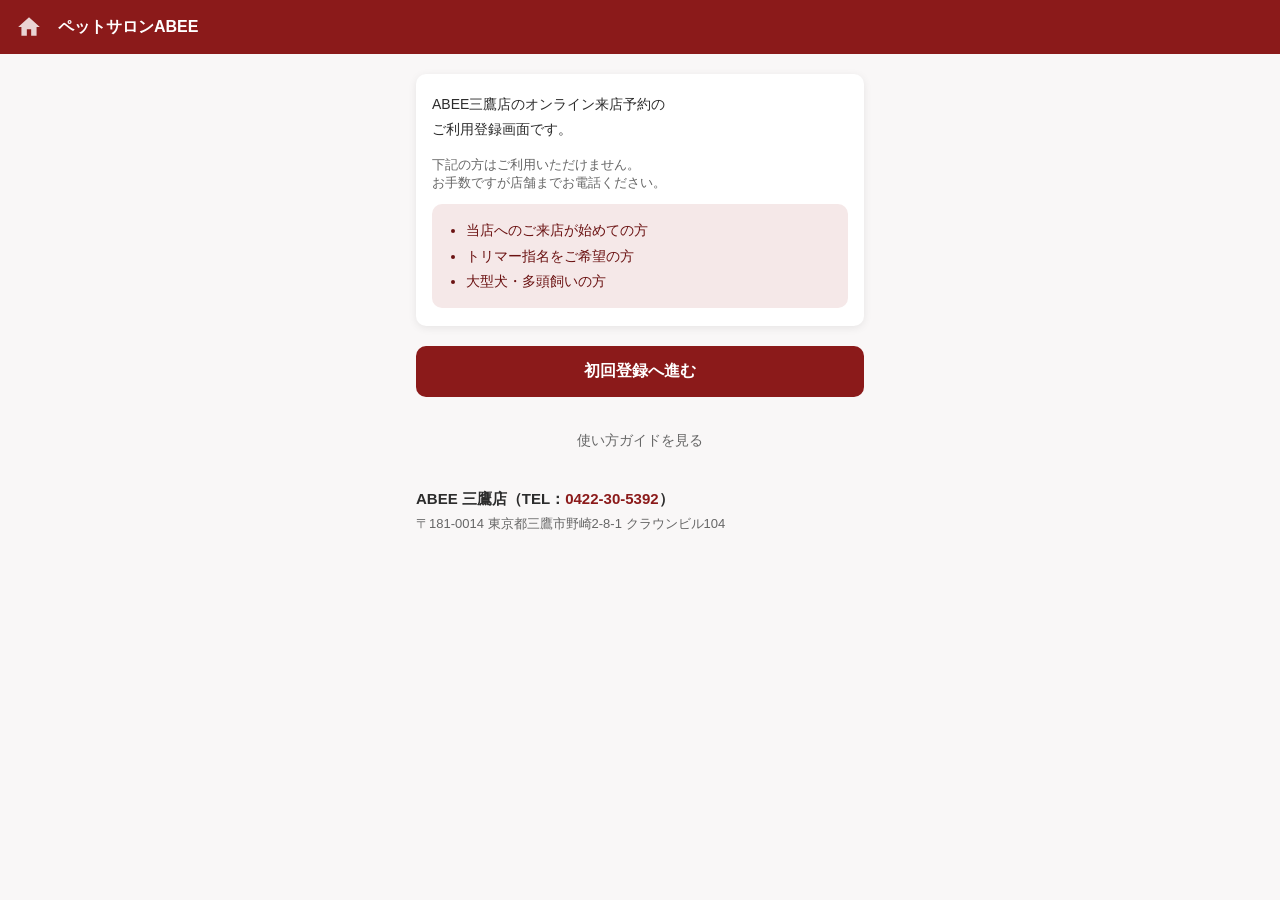
<file: index.html>
<!DOCTYPE html>
<html lang="ja">
<head>
  <meta charset="UTF-8">
  <meta name="viewport" content="width=device-width, initial-scale=1.0, viewport-fit=cover">
  <title>LINE予約 | ABEE三鷹店</title>
  <link rel="stylesheet" href="style.css">
</head>
<body>

<!-- ローディングオーバーレイ -->
<div id="loading-overlay">
  <div class="spinner"></div>
</div>

<!-- トースト通知 -->
<div id="toast" class="toast" role="alert"></div>


<!-- ══════════════════════════════════════════════
     画面①  初回登録 — ガイダンス
══════════════════════════════════════════════ -->
<div id="screen-register" class="screen">
  <header class="header">
    <button class="header__home-btn" onclick="App.loadHome()" aria-label="ホームへ戻る">
      <svg xmlns="http://www.w3.org/2000/svg" viewBox="0 0 24 24" fill="currentColor" width="26" height="26">
        <path d="M10 20v-6h4v6h5v-8h3L12 3 2 12h3v8z"/>
      </svg>
    </button>
    <span class="header__title">ペットサロンABEE</span>
  </header>

  <div class="content">
    <div class="card">
      <p style="font-size:14px; line-height:1.8; margin-bottom:14px;">
        ABEE三鷹店のオンライン来店予約の<br>ご利用登録画面です。
      </p>
      <p style="font-size:13px; color:#666; margin-bottom:12px;">
        下記の方はご利用いただけません。<br>お手数ですが店舗までお電話ください。
      </p>
      <div class="notice-box">
        <ul>
          <li>当店へのご来店が始めての方</li>
          <li>トリマー指名をご希望の方</li>
          <li>大型犬・多頭飼いの方</li>
        </ul>
      </div>
    </div>

    <button class="btn btn--primary" onclick="showScreen('screen-terms')">
      初回登録へ進む
    </button>

    <a class="btn btn--ghost" href="guide.html" style="text-decoration:none;">使い方ガイドを見る</a>

    <div class="shop-info">
      <strong>ABEE 三鷹店（TEL：<a href="tel:0422-30-5392">0422-30-5392</a>）</strong>
      〒181-0014 東京都三鷹市野崎2-8-1 クラウンビル104
    </div>
  </div>
</div>


<!-- ══════════════════════════════════════════════
     画面②  利用規約
══════════════════════════════════════════════ -->
<div id="screen-terms" class="screen">
  <header class="header">
    <button class="header__home-btn" onclick="App.loadHome()" aria-label="ホームへ戻る">
      <svg xmlns="http://www.w3.org/2000/svg" viewBox="0 0 24 24" fill="currentColor" width="26" height="26">
        <path d="M10 20v-6h4v6h5v-8h3L12 3 2 12h3v8z"/>
      </svg>
    </button>
    <span class="header__title">ペットサロンABEE</span>
  </header>

  <div class="content">
    <div class="card">
      <p style="font-size:14px; font-weight:600; margin-bottom:12px;">利用規約をご確認ください</p>
      <div class="terms-box">
        <h3>LINEアプリ利用規約</h3>
        <p>本サービスは、ペットサロンABEE（以下「当店」）が提供するLINEミニアプリ（以下「本アプリ」）を通じたオンライン予約サービスです。ご利用の前に以下の規約をお読みください。</p>

        <h4>第1条（サービス内容）</h4>
        <p>本アプリは、当店へのトリミング等の施術予約をLINE上から行うためのサービスです。予約の確定は当店での受付完了をもって成立します。</p>

        <h4>第2条（利用資格）</h4>
        <p>本サービスは、当店に既にご登録いただいているお客様のみご利用いただけます。初めてご来店の方、トリマー指名をご希望の方、大型犬・多頭飼いの方は、お電話にてご予約ください。</p>

        <h4>第3条（個人情報の取り扱い）</h4>
        <p>ご登録いただいた氏名・電話番号・ペット情報等の個人情報は、予約管理・サービス提供のみに使用します。第三者への提供は法令に基づく場合を除き行いません。</p>

        <h4>第4条（LINEユーザー情報）</h4>
        <p>本アプリはLINEのユーザーID取得を行います。取得した情報はお客様の予約情報との紐付けにのみ使用し、マーケティング等の目的には使用しません。</p>

        <h4>第5条（予約のキャンセル）</h4>
        <p>予約のキャンセルは、予約日の3日前までに本アプリよりお手続きください。3日前以降のキャンセルはお電話にてご連絡ください。当日のキャンセルはご遠慮ください。</p>

        <h4>第6条（免責事項）</h4>
        <p>通信障害・システム障害等によりサービスが利用できない場合、当店は責任を負いかねます。重要なご予約はお電話にてご確認ください。</p>

        <h4>第7条（規約の変更）</h4>
        <p>当店は予告なく本規約を変更することがあります。変更後も本サービスをご利用いただいた場合、変更後の規約に同意いただいたものとみなします。</p>

        <h4>第8条（個人情報の利用目的）</h4>
        <p>当店は、お客様からご提供いただいた個人情報（氏名・電話番号・ペット情報・LINEユーザー情報等）を、予約管理・サービス提供・リマインダー通知・店舗からのご連絡の目的で利用します。</p>

        <h4>第9条（個人情報の第三者提供）</h4>
        <p>法令に基づく場合を除き、お客様の個人情報を第三者に提供することはありません。</p>

        <h4>第10条（個人情報の管理）</h4>
        <p>個人情報は適切に管理し、不正アクセス・紛失・破壊・改ざん・漏洩の防止に努めます。</p>

        <h4>第11条（個人情報に関するお問い合わせ）</h4>
        <p>個人情報の開示・訂正・削除をご希望の場合は、店舗までお電話ください。TEL：0422-30-5392</p>
      </div>

      <label class="checkbox-label" style="margin-top:16px;">
        <input type="checkbox" id="terms-agree" onchange="App.onTermsChange()">
        <span>利用規約に同意する</span>
      </label>
      <label class="checkbox-label" style="margin-top:10px;">
        <input type="checkbox" id="privacy-agree" onchange="App.onTermsChange()">
        <span>個人情報の取り扱いに同意する</span>
      </label>
    </div>

    <button class="btn btn--primary" id="btn-terms-next" disabled onclick="showScreen('screen-password')">進む</button>
  </div>
</div>


<!-- ══════════════════════════════════════════════
     画面③  初回登録パスワード
══════════════════════════════════════════════ -->
<div id="screen-password" class="screen">
  <header class="header">
    <button class="header__home-btn" onclick="App.loadHome()" aria-label="ホームへ戻る">
      <svg xmlns="http://www.w3.org/2000/svg" viewBox="0 0 24 24" fill="currentColor" width="26" height="26">
        <path d="M10 20v-6h4v6h5v-8h3L12 3 2 12h3v8z"/>
      </svg>
    </button>
    <span class="header__title">ペットサロンABEE</span>
  </header>

  <div class="content" style="justify-content:center;">
    <div class="card">
      <p style="font-size:14px; text-align:center; line-height:1.8; margin-bottom:16px;">
        初回利用登録パスワードを<br>入力してください
      </p>
      <div class="form-group">
        <input
          id="input-password"
          class="form-input"
          type="password"
          placeholder="パスワード"
          autocomplete="off"
        >
      </div>
    </div>
    <button class="btn btn--primary" onclick="App.handlePassword()">進む</button>
  </div>
</div>


<!-- ══════════════════════════════════════════════
     画面④  初回登録 — 電話番号入力
══════════════════════════════════════════════ -->
<div id="screen-register-form" class="screen">
  <header class="header">
    <button class="header__home-btn" onclick="App.loadHome()" aria-label="ホームへ戻る">
      <svg xmlns="http://www.w3.org/2000/svg" viewBox="0 0 24 24" fill="currentColor" width="26" height="26">
        <path d="M10 20v-6h4v6h5v-8h3L12 3 2 12h3v8z"/>
      </svg>
    </button>
    <span class="header__title">ペットサロンABEE</span>
  </header>

  <div class="content">
    <div class="card">
      <p style="font-size:14px; margin-bottom:16px; line-height:1.7;">
        下記入力欄から登録してください
      </p>
      <div class="form-group">
        <label class="form-label" for="input-tel">携帯電話番号を入力してください。</label>
        <input
          id="input-tel"
          class="form-input"
          type="tel"
          inputmode="numeric"
          placeholder="09012345678"
          maxlength="11"
          autocomplete="tel"
        >
      </div>
      <p style="font-size:12px; color:#999; margin-top:8px;">
        ※ ハイフンなしで入力してください
      </p>
    </div>

    <button class="btn btn--primary" onclick="App.handleSendPin()">進む</button>

    <div class="shop-info">
      <strong>ABEE 三鷹店（TEL：<a href="tel:0422-30-5392">0422-30-5392</a>）</strong>
      〒181-0014 東京都三鷹市野崎2-8-1 クラウンビル104
    </div>
  </div>
</div>


<!-- ══════════════════════════════════════════════
     画面④-2  初回登録 — SMS PIN認証
══════════════════════════════════════════════ -->
<div id="screen-pin-verify" class="screen">
  <header class="header">
    <button class="header__home-btn" onclick="App.loadHome()" aria-label="ホームへ戻る">
      <svg xmlns="http://www.w3.org/2000/svg" viewBox="0 0 24 24" fill="currentColor" width="26" height="26">
        <path d="M10 20v-6h4v6h5v-8h3L12 3 2 12h3v8z"/>
      </svg>
    </button>
    <span class="header__title">ペットサロンABEE</span>
  </header>

  <div class="content">
    <div class="card">
      <p style="font-size:14px; line-height:1.8; margin-bottom:16px;">
        <span id="pin-sent-to">—</span> 宛に認証コードを送信しました。<br>
        SMSに記載の4桁のコードを入力してください。
      </p>
      <div class="form-group">
        <label class="form-label" for="input-pin">認証コード（4桁）</label>
        <input
          id="input-pin"
          class="form-input"
          type="tel"
          inputmode="numeric"
          placeholder="0000"
          maxlength="4"
          autocomplete="one-time-code"
        >
      </div>
    </div>

    <button class="btn btn--primary" onclick="App.handleVerifyPin()">認証する</button>
    <button class="btn btn--ghost" onclick="App.handleResendPin()">コードを再送する</button>

    <div class="shop-info">
      <strong>ABEE 三鷹店（TEL：<a href="tel:0422-30-5392">0422-30-5392</a>）</strong>
      〒181-0014 東京都三鷹市野崎2-8-1 クラウンビル104
    </div>
  </div>
</div>


<!-- ══════════════════════════════════════════════
     画面⑤  初回登録 — 完了
══════════════════════════════════════════════ -->
<div id="screen-register-done" class="screen">
  <header class="header">
    <button class="header__home-btn" onclick="App.loadHome()" aria-label="ホームへ戻る">
      <svg xmlns="http://www.w3.org/2000/svg" viewBox="0 0 24 24" fill="currentColor" width="26" height="26">
        <path d="M10 20v-6h4v6h5v-8h3L12 3 2 12h3v8z"/>
      </svg>
    </button>
    <span class="header__title">ペットサロンABEE</span>
  </header>

  <div class="content" style="justify-content:center; gap:24px;">
    <div class="done-icon">✅</div>
    <p class="done-title" id="register-done-title">初回登録が完了しました。</p>
    <p class="done-msg" id="register-done-msg">次回からはこちらの画面から<br>予約が可能になります。</p>
    <button class="btn btn--primary" onclick="App.loadHome()">予約画面へ進む</button>
  </div>
</div>


<!-- ══════════════════════════════════════════════
     画面⑥  ホーム（予約一覧）
══════════════════════════════════════════════ -->
<div id="screen-home" class="screen">
  <header class="header">
    <button class="header__home-btn" onclick="App.loadHome()" aria-label="ホームへ戻る">
      <svg xmlns="http://www.w3.org/2000/svg" viewBox="0 0 24 24" fill="currentColor" width="26" height="26">
        <path d="M10 20v-6h4v6h5v-8h3L12 3 2 12h3v8z"/>
      </svg>
    </button>
    <span class="header__title">ペットサロンABEE</span>
  </header>

  <div class="content">
    <div class="card">
      <p class="section-title">現在のご予約</p>
      <div id="reservation-list">
        <p class="empty-msg">読み込み中...</p>
      </div>
    </div>

    <button class="btn btn--primary" onclick="App.openPetSelect()">新規予約</button>

    <div class="notice-box">
      <p>下記をご希望のお客様はお電話ください。</p>
      <ul>
        <li>トリマー指名をご希望の方</li>
        <li>大型犬・多頭飼いの方</li>
      </ul>
    </div>

    <div class="shop-info">
      <strong>ABEE 三鷹店（TEL：<a href="tel:0422-30-5392">0422-30-5392</a>）</strong>
      〒181-0014 東京都三鷹市野崎2-8-1 クラウンビル104
    </div>
  </div>
</div>


<!-- ══════════════════════════════════════════════
     画面⑦  ペット選択
══════════════════════════════════════════════ -->
<div id="screen-pet-select" class="screen">
  <header class="header">
    <button class="header__home-btn" onclick="App.loadHome()" aria-label="ホームへ戻る">
      <svg xmlns="http://www.w3.org/2000/svg" viewBox="0 0 24 24" fill="currentColor" width="26" height="26">
        <path d="M10 20v-6h4v6h5v-8h3L12 3 2 12h3v8z"/>
      </svg>
    </button>
    <span class="header__title">ペットサロンABEE</span>
    <span class="header__sub">ペット選択</span>
  </header>

  <div class="content">
    <div class="card">
      <p class="section-title">予約するペットを選択</p>
      <div class="form-group" style="margin-top:12px;">
        <label class="form-label" for="select-pet">ペット</label>
        <select id="select-pet" class="form-select"></select>
      </div>
    </div>

    <button class="btn btn--primary" onclick="App.handlePetSelect()">日程を選ぶ</button>
    <button class="btn btn--ghost" onclick="App.loadHome()">← 戻る</button>
  </div>
</div>


<!-- ══════════════════════════════════════════════
     画面⑧  日程・時間選択カレンダー
══════════════════════════════════════════════ -->
<div id="screen-calendar" class="screen">
  <header class="header">
    <button class="header__home-btn" onclick="App.loadHome()" aria-label="ホームへ戻る">
      <svg xmlns="http://www.w3.org/2000/svg" viewBox="0 0 24 24" fill="currentColor" width="26" height="26">
        <path d="M10 20v-6h4v6h5v-8h3L12 3 2 12h3v8z"/>
      </svg>
    </button>
    <span class="header__title">ペットサロンABEE</span>
  </header>

  <div class="content">
    <div class="card" style="padding:14px 12px;">
      <div class="cal-header">
        <button class="btn-week" onclick="App.prevWeek()">前週</button>
        <span class="cal-week-label" id="cal-week-label"></span>
        <button class="btn-week" onclick="App.nextWeek()">翌週</button>
      </div>
      <div style="overflow-x:auto;">
        <table class="cal-table">
          <thead>
            <tr>
              <th></th>
              <th>10:00</th>
              <th>13:00</th>
              <th>16:00</th>
            </tr>
          </thead>
          <tbody id="cal-tbody"></tbody>
        </table>
      </div>
    </div>

    <div class="notice-box">
      <p>下記をご希望のお客様はお電話ください。</p>
      <ul>
        <li>トリマー指名をご希望の方</li>
        <li>大型犬・多頭飼いの方</li>
      </ul>
    </div>

    <div class="footer">
      <button class="btn btn--ghost" onclick="App.loadHome()">← ホームへ戻る</button>
    </div>
  </div>
</div>


<!-- ══════════════════════════════════════════════
     画面⑨  予約情報入力フォーム
══════════════════════════════════════════════ -->
<div id="screen-booking" class="screen">
  <header class="header">
    <button class="header__home-btn" onclick="App.loadHome()" aria-label="ホームへ戻る">
      <svg xmlns="http://www.w3.org/2000/svg" viewBox="0 0 24 24" fill="currentColor" width="26" height="26">
        <path d="M10 20v-6h4v6h5v-8h3L12 3 2 12h3v8z"/>
      </svg>
    </button>
    <span class="header__title">ペットサロンABEE</span>
    <span class="header__sub">予約内容</span>
  </header>

  <div class="content">
    <div class="card">
      <p class="section-title" id="form-header"></p>
      <dl class="booking-summary" style="margin-top:12px;">
        <dt>ペット</dt>
        <dd id="form-pet-name">—</dd>
      </dl>
    </div>

    <div class="card">
      <div class="form-group">
        <label class="form-label" for="input-message">連絡事項（任意）</label>
        <textarea id="input-message" class="form-textarea" placeholder="気になることがあればお書きください"></textarea>
      </div>
    </div>

    <button class="btn btn--primary" onclick="App.handleBooking()">予約する</button>
    <button class="btn btn--ghost" onclick="App.openPetSelect()">← 日程選択へ戻る</button>
  </div>
</div>


<!-- ══════════════════════════════════════════════
     画面⑩  予約完了
══════════════════════════════════════════════ -->
<div id="screen-booking-done" class="screen">
  <header class="header">
    <button class="header__home-btn" onclick="App.loadHome()" aria-label="ホームへ戻る">
      <svg xmlns="http://www.w3.org/2000/svg" viewBox="0 0 24 24" fill="currentColor" width="26" height="26">
        <path d="M10 20v-6h4v6h5v-8h3L12 3 2 12h3v8z"/>
      </svg>
    </button>
    <span class="header__title">ペットサロンABEE</span>
  </header>

  <div class="content" style="justify-content:center; gap:20px;">
    <div class="done-icon">🐾</div>
    <p class="done-title">予約が完了しました！</p>
    <div class="booking-summary">
      <dt>予約内容</dt>
      <dd id="confirm-detail">—</dd>
    </div>
    <p class="done-msg">当日はお気をつけてお越しください。<br>なお、キャンセルは予約日の3日前までアプリからお手続きいただけます。それ以降のキャンセルはお電話にてご連絡ください。</p>
    <button class="btn btn--primary" onclick="App.loadHome()">ホームへ戻る</button>
    <div class="shop-info">
      <strong>ABEE 三鷹店（TEL：<a href="tel:0422-30-5392">0422-30-5392</a>）</strong>
      〒181-0014 東京都三鷹市野崎2-8-1 クラウンビル104
    </div>
  </div>
</div>


<!-- ══════════════════════════════════════════════
     画面⑪  予約詳細・キャンセル
══════════════════════════════════════════════ -->
<div id="screen-reservation-detail" class="screen">
  <header class="header">
    <button class="header__home-btn" onclick="App.loadHome()" aria-label="ホームへ戻る">
      <svg xmlns="http://www.w3.org/2000/svg" viewBox="0 0 24 24" fill="currentColor" width="26" height="26">
        <path d="M10 20v-6h4v6h5v-8h3L12 3 2 12h3v8z"/>
      </svg>
    </button>
    <span class="header__title">ペットサロンABEE</span>
    <span class="header__sub">予約詳細</span>
  </header>

  <div class="content">
    <div class="card">
      <p class="section-title">予約内容</p>
      <dl class="booking-summary" style="margin-top:12px;">
        <dt>日時</dt>
        <dd id="detail-datetime">—</dd>
        <dt>ペット</dt>
        <dd id="detail-pet">—</dd>
      </dl>
    </div>

    <div id="cancel-section">
      <div class="form-group" style="margin-bottom:12px;">
        <label class="form-label" for="input-cancel-reason">キャンセル理由</label>
        <textarea
          id="input-cancel-reason"
          class="form-input"
          rows="3"
          placeholder="キャンセルの理由を入力してください"
          style="resize:vertical;"
          oninput="document.getElementById('btn-cancel').disabled = this.value.trim() === ''"
        ></textarea>
      </div>
      <button class="btn btn--secondary" onclick="App.confirmCancel()" id="btn-cancel" disabled>
        予約をキャンセルする
      </button>
      <p style="font-size:12px; color:#999; text-align:center; margin-top:8px;">
        ※ キャンセルは予約日の3日前まで可能です
      </p>
    </div>

    <div id="cancel-expired-section" style="display:none;">
      <div class="notice-box">
        <p>キャンセル期限（予約日の3日前）を過ぎています。<br>お電話にてご連絡ください。</p>
      </div>
    </div>

    <button class="btn btn--ghost" onclick="App.loadHome()">← 戻る</button>

    <div class="shop-info">
      <strong>ABEE 三鷹店（TEL：<a href="tel:0422-30-5392">0422-30-5392</a>）</strong>
      〒181-0014 東京都三鷹市野崎2-8-1 クラウンビル104
    </div>
  </div>
</div>


<!-- ══════════════════════════════════════════════
     画面⑫  キャンセル完了
══════════════════════════════════════════════ -->
<div id="screen-cancel-done" class="screen">
  <header class="header">
    <button class="header__home-btn" onclick="App.loadHome()" aria-label="ホームへ戻る">
      <svg xmlns="http://www.w3.org/2000/svg" viewBox="0 0 24 24" fill="currentColor" width="26" height="26">
        <path d="M10 20v-6h4v6h5v-8h3L12 3 2 12h3v8z"/>
      </svg>
    </button>
    <span class="header__title">ペットサロンABEE</span>
  </header>

  <div class="content" style="justify-content:center; gap:20px;">
    <div class="done-icon">✅</div>
    <p class="done-title">キャンセルが完了しました</p>
    <p class="done-msg">またのご予約をお待ちしております。</p>
    <button class="btn btn--primary" onclick="App.loadHome()">ホームへ戻る</button>
  </div>
</div>


<!-- ── スクリプト ─────────────────────────── -->
<!-- LIFF SDK -->
<script src="https://static.line-scdn.net/liff/edge/versions/2.22.3/sdk.js"></script>

<script>
  // LINEアプリ外（PCブラウザ等）で開いた場合の保険用モック
  if (typeof liff === 'undefined') {
    window.liff = {
      init: () => Promise.resolve(),
      isLoggedIn: () => true,
      getProfile: () => Promise.resolve({ userId: 'Uf1234567890mock', displayName: 'テストユーザー' }),
      login: () => {},
      closeWindow: () => {},
    };
  }

  function showScreen(id) {
    document.querySelectorAll('.screen').forEach(s => s.classList.remove('active'));
    const el = document.getElementById(id);
    if (el) el.classList.add('active');
    window.scrollTo(0, 0);
  }
</script>

<script src="config.js"></script>
<script src="api.js"></script>
<script src="app.js"></script>

</body>
</html>
</file>
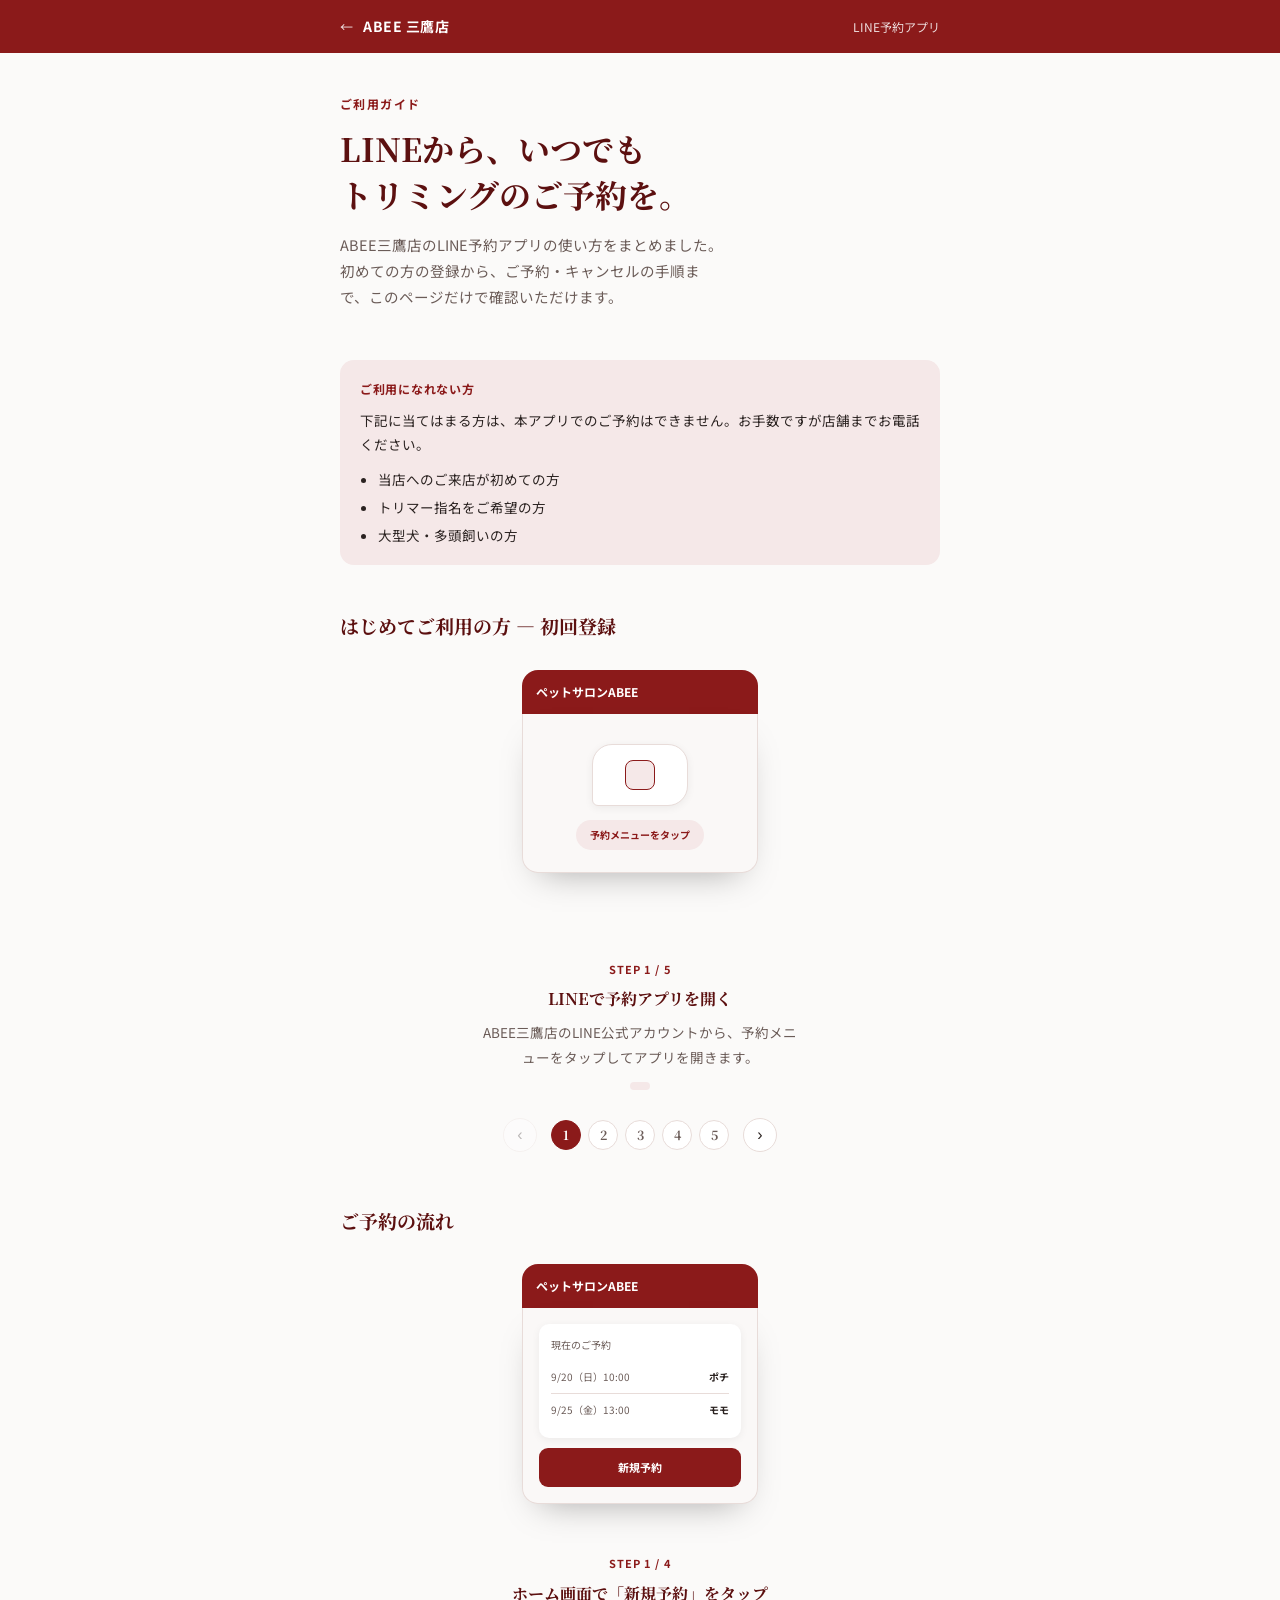
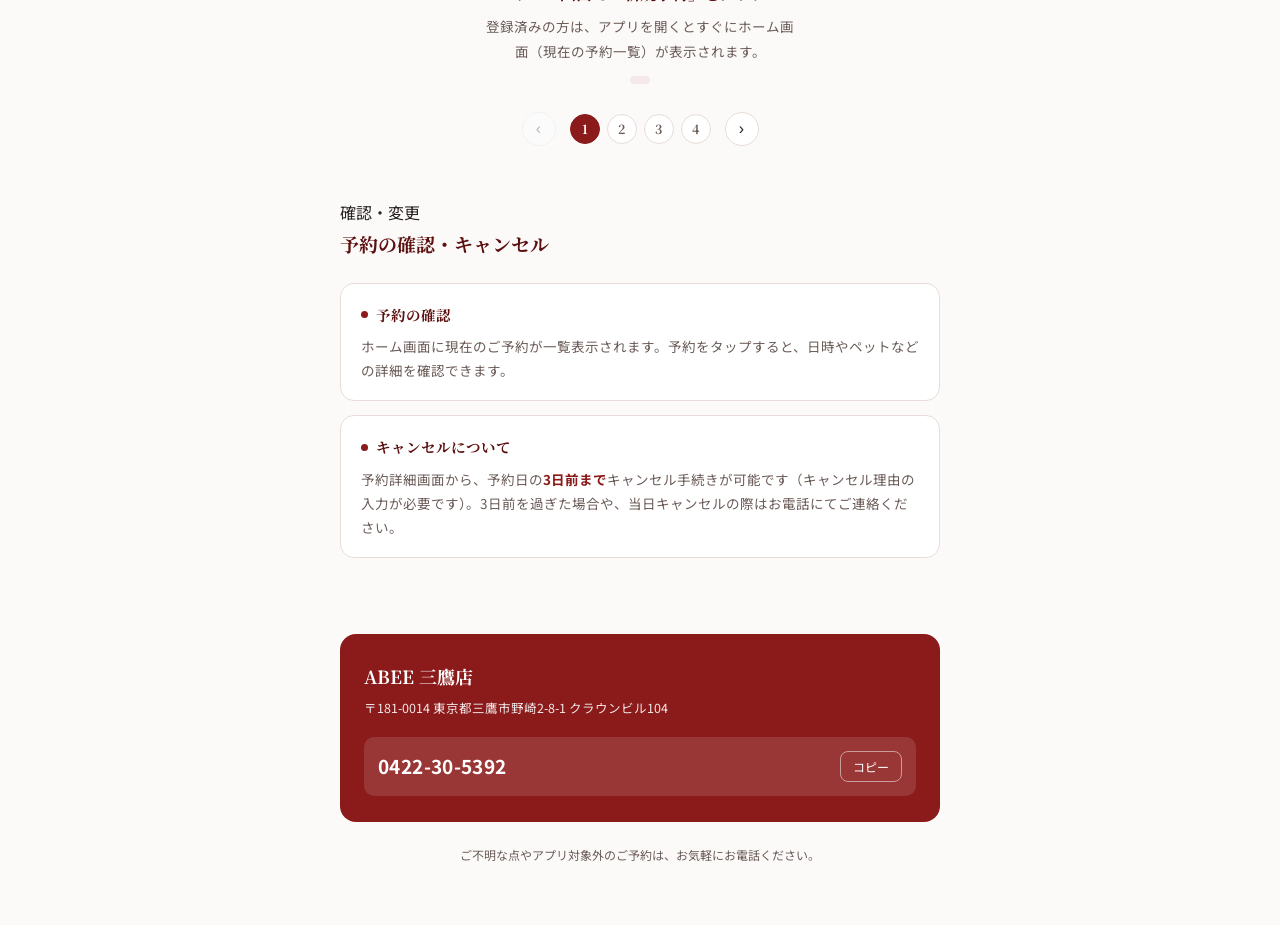
<file: guide.html>
<!DOCTYPE html>
<html lang="ja">
<head>
<meta charset="UTF-8">
<meta name="viewport" content="width=device-width, initial-scale=1.0, viewport-fit=cover">
<title>LINE予約ガイド | ABEE三鷹店</title>
<link rel="stylesheet" href="https://fonts.googleapis.com/css2?family=Noto+Serif+JP:wght@500;700&family=Noto+Sans+JP:wght@400;500;700&display=swap">
<style>
  :root{
    --red:#8B1A1A;
    --red-deep:#5C1010;
    --red-soft:#F5E8E8;
    --ink:#2A2220;
    --ink-soft:#6B5C58;
    --paper:#FBFAF9;
    --card:#FFFFFF;
    --line:#E8DCD9;
  }
  *{box-sizing:border-box;}
  html,body{margin:0;}
  body{
    background:var(--paper);
    color:var(--ink);
    font-family:'Noto Sans JP','Hiragino Kaku Gothic ProN',sans-serif;
    line-height:1.8;
  }
  img{max-width:100%;}
  h1,h2,h3{
    font-family:'Noto Serif JP',serif;
    color:var(--red-deep);
    margin:0;
  }
  .wrap{
    max-width:640px;
    margin:0 auto;
    padding-left:20px;
    padding-right:20px;
  }

  /* ── ヘッダー ── */
  .masthead{background:var(--red);color:#fff;padding-top:14px;padding-bottom:14px;}
  .masthead .wrap{display:flex;align-items:center;gap:10px;}
  .masthead a.back{color:#fff;text-decoration:none;font-size:13px;opacity:.9;display:flex;align-items:center;gap:4px;}
  .masthead .shop{font-weight:700;font-size:14px;letter-spacing:.04em;}
  .masthead .tagline{font-size:12px;opacity:.85;margin-left:auto;}

  /* ── ヒーロー ── */
  .hero{padding-top:40px;padding-bottom:28px;}
  .hero .eyebrow{font-size:12px;font-weight:700;letter-spacing:.12em;color:var(--red);margin-bottom:10px;}
  .hero h1{font-size:clamp(24px,6vw,32px);font-weight:700;line-height:1.45;}
  .hero p{margin-top:14px;color:var(--ink-soft);font-size:14.5px;max-width:48ch;}

  /* ── 注意カード ── */
  .notice{background:var(--red-soft);border-radius:14px;padding:18px 20px;margin-top:8px;margin-bottom:36px;}
  .notice .label{font-size:12px;font-weight:700;letter-spacing:.06em;color:var(--red);margin-bottom:8px;}
  .notice p{font-size:13.5px;color:var(--ink);margin:0 0 10px;}
  .notice ul{margin:0;padding-left:1.3em;font-size:13.5px;}
  .notice li{margin-bottom:4px;}
  .notice li:last-child{margin-bottom:0;}

  /* ── セクション見出し ── */
  section{padding-top:8px;padding-bottom:44px;}
  .section-head{margin-bottom:22px;}
  .section-head h2{font-size:19px;font-weight:700;}

  /* ── 時間帯バッジ ── */
  .slots{display:flex;gap:8px;margin-top:10px;flex-wrap:wrap;}
  .slots span{
    font-size:12.5px;font-variant-numeric:tabular-nums;
    background:var(--card);border:1px solid var(--line);border-radius:8px;padding:4px 10px;
  }

  /* ── 情報カード群 ── */
  .info-grid{display:grid;gap:14px;}
  .info-card{background:var(--card);border:1px solid var(--line);border-radius:14px;padding:18px 20px;}
  .info-card h3{font-size:14.5px;font-weight:700;margin-bottom:6px;display:flex;align-items:center;gap:8px;}
  .info-card h3 .dot{width:7px;height:7px;border-radius:50%;background:var(--red);flex-shrink:0;}
  .info-card p{font-size:13.5px;color:var(--ink-soft);margin:0;}

  /* ── フッター ── */
  footer{padding-top:32px;padding-bottom:48px;}
  .contact-card{background:var(--red);color:#fff;border-radius:16px;padding:26px 24px;}
  .contact-card .name{font-family:'Noto Serif JP',serif;font-size:18px;font-weight:700;margin-bottom:4px;}
  .contact-card .addr{font-size:12.5px;opacity:.9;margin-bottom:18px;}
  .tel-row{display:flex;align-items:center;gap:10px;background:rgba(255,255,255,.12);border-radius:10px;padding:12px 14px;}
  .tel-row .num{font-size:19px;font-weight:700;font-variant-numeric:tabular-nums;letter-spacing:.02em;}
  .copy-btn{
    margin-left:auto;flex-shrink:0;border:1px solid rgba(255,255,255,.5);background:transparent;color:#fff;
    font-family:'Noto Sans JP',sans-serif;font-size:12px;border-radius:8px;padding:6px 12px;cursor:pointer;
  }
  .copy-btn:active{background:rgba(255,255,255,.15);}
  .foot-note{text-align:center;font-size:12px;color:var(--ink-soft);margin-top:22px;}

  @media (max-width:420px){ .hero{padding-top:32px;padding-bottom:22px;} }

  /* ══════════════ ウォークスルー（画面が切り替わるステップ） ══════════════ */
  .wt-stage{display:flex;justify-content:center;min-height:272px;align-items:flex-start;padding-top:4px;}
  .wt-screen{display:none;width:236px;}
  .wt-screen.active{display:block;animation:wtIn .4s cubic-bezier(.2,.8,.2,1) both;}
  @keyframes wtIn{
    from{opacity:0;transform:translateY(10px) scale(.97);}
    to{opacity:1;transform:translateY(0) scale(1);}
  }
  @media (prefers-reduced-motion: reduce){ .wt-screen.active{animation:none;} }
  .w-head{background:var(--red);color:#fff;font-size:12px;font-weight:700;padding:11px 14px;border-radius:16px 16px 0 0;}
  .w-body{
    background:#FAF8F7;padding:16px;border:1px solid var(--line);border-top:none;
    border-radius:0 0 16px 16px;box-shadow:0 16px 34px -18px rgba(0,0,0,.35);
  }
  .w-card{background:#fff;border-radius:10px;padding:12px;margin-bottom:10px;box-shadow:0 2px 8px rgba(0,0,0,.06);}
  .w-p{font-size:11px;color:var(--ink);margin:0 0 10px;line-height:1.7;}
  .w-label{font-size:10px;color:var(--ink-soft);margin:0 0 7px;}
  .w-line{height:5px;border-radius:2px;background:var(--line);margin-bottom:6px;}
  .w-line:last-child{margin-bottom:0;}
  .w-input{border:1.3px solid var(--line);border-radius:7px;font-size:11px;color:var(--ink);padding:8px 10px;background:#fff;}
  .w-select{
    border:1.3px solid var(--line);border-radius:7px;font-size:10.5px;color:var(--ink);
    padding:8px 10px;display:flex;justify-content:space-between;background:#fff;
  }
  .w-note{font-size:9.5px;color:var(--ink-soft);margin:6px 0 0;}
  .w-check{display:flex;align-items:center;gap:8px;font-size:10.5px;color:var(--ink);margin-top:10px;}
  .w-check .ck{width:14px;height:14px;border-radius:4px;background:var(--red);flex-shrink:0;position:relative;}
  .w-check .ck::after{
    content:"";position:absolute;left:4px;top:5px;width:6px;height:3px;
    border-left:1.6px solid #fff;border-bottom:1.6px solid #fff;transform:rotate(-45deg);
  }
  .w-btn{background:var(--red);color:#fff;text-align:center;font-size:11px;font-weight:700;border-radius:9px;padding:10px;margin-top:10px;}
  .w-row{
    display:flex;justify-content:space-between;align-items:center;
    font-size:10px;color:var(--ink-soft);padding:7px 0;border-bottom:1px solid var(--line);
    font-variant-numeric:tabular-nums;
  }
  .w-row:last-child{border-bottom:none;}
  .w-row b{color:var(--ink);font-weight:700;}
  .w-pin{display:flex;gap:6px;margin-top:2px;}
  .w-pin span{
    width:30px;height:34px;border:1.5px solid var(--line);border-radius:7px;
    display:flex;align-items:center;justify-content:center;font-size:15px;color:var(--ink-soft);
  }
  .w-cal-nav{display:flex;justify-content:space-between;align-items:center;font-size:9.5px;margin-bottom:10px;color:var(--ink-soft);}
  .w-cal-nav .pill{background:var(--red-soft);color:var(--red);border-radius:6px;padding:3px 8px;font-weight:700;}
  .w-cal-nav b{color:var(--ink);font-size:10.5px;font-weight:700;}
  .w-cal{width:100%;border-collapse:collapse;font-size:9px;}
  .w-cal th{background:var(--red);color:#fff;padding:5px 2px;font-weight:700;font-size:9px;}
  .w-cal td{padding:6px 2px;text-align:center;border-bottom:1px solid var(--line);}
  .w-cal td:first-child{text-align:left;font-size:8.5px;color:var(--ink-soft);}
  .w-cal td.ok span{background:var(--red);color:#fff;border-radius:5px;padding:3px 6px;font-size:8px;font-weight:700;}
  .w-cal td.no{color:var(--line);font-size:11px;}
  .w-ta{border:1.3px solid var(--line);border-radius:7px;height:36px;background:#fff;}
  .w-bubble{display:flex;flex-direction:column;align-items:center;justify-content:center;padding-top:14px;padding-bottom:6px;}
  .w-bubble .shape{
    width:96px;height:62px;border-radius:20px 20px 20px 6px;
    background:#fff;border:1.4px solid var(--line);
    display:flex;align-items:center;justify-content:center;box-shadow:0 2px 8px rgba(0,0,0,.06);
  }
  .w-bubble .shape span{width:30px;height:30px;border-radius:8px;background:var(--red-soft);border:1.4px solid var(--red);}
  .w-chip{margin-top:14px;font-size:10px;color:var(--red);background:var(--red-soft);border-radius:999px;padding:6px 14px;font-weight:700;}

  .wt-cap{text-align:center;padding-top:22px;min-height:88px;}
  .wt-cap .wt-step-no{font-size:11px;font-weight:700;color:var(--red);letter-spacing:.08em;margin-bottom:6px;}
  .wt-cap h3{font-size:16px;font-weight:700;margin-bottom:6px;}
  .wt-cap p{font-size:13.5px;color:var(--ink-soft);margin:0;max-width:40ch;margin-left:auto;margin-right:auto;}
  .wt-cap .wt-hint{
    display:inline-block;margin-top:10px;font-size:12px;color:var(--red);
    background:var(--red-soft);border-radius:8px;padding:4px 10px;
  }

  .wt-controls{display:flex;align-items:center;justify-content:center;gap:14px;margin-top:20px;}
  .wt-arrow{
    width:34px;height:34px;border-radius:50%;flex-shrink:0;
    border:1px solid var(--line);background:var(--card);color:var(--ink);
    font-size:16px;cursor:pointer;display:flex;align-items:center;justify-content:center;
  }
  .wt-arrow:disabled{opacity:.3;cursor:default;}
  .wt-dots{display:flex;gap:7px;}
  .wt-dot{
    width:30px;height:30px;border-radius:50%;cursor:pointer;
    border:1px solid var(--line);background:var(--card);color:var(--ink-soft);
    font-family:'Noto Serif JP',serif;font-weight:700;font-size:12.5px;
  }
  .wt-dot.active{background:var(--red);border-color:var(--red);color:#fff;}
</style>
</head>
<body>

<header class="masthead">
  <div class="wrap">
    <a class="back" href="index.html">←</a>
    <span class="shop">ABEE 三鷹店</span>
    <span class="tagline">LINE予約アプリ</span>
  </div>
</header>

<div class="wrap">

  <div class="hero">
    <div class="eyebrow">ご利用ガイド</div>
    <h1>LINEから、いつでも<br>トリミングのご予約を。</h1>
    <p>ABEE三鷹店のLINE予約アプリの使い方をまとめました。初めての方の登録から、ご予約・キャンセルの手順まで、このページだけで確認いただけます。</p>
  </div>

  <div class="notice">
    <div class="label">ご利用になれない方</div>
    <p>下記に当てはまる方は、本アプリでのご予約はできません。お手数ですが店舗までお電話ください。</p>
    <ul>
      <li>当店へのご来店が初めての方</li>
      <li>トリマー指名をご希望の方</li>
      <li>大型犬・多頭飼いの方</li>
    </ul>
  </div>

  <section>
    <div class="section-head">
      <h2>はじめてご利用の方 — 初回登録</h2>
    </div>

    <div class="wt" data-wt="register">
      <div class="wt-stage">

        <div class="wt-screen active"
             data-title="LINEで予約アプリを開く"
             data-desc="ABEE三鷹店のLINE公式アカウントから、予約メニューをタップしてアプリを開きます。">
          <div class="w-head">ペットサロンABEE</div>
          <div class="w-body">
            <div class="w-bubble">
              <div class="shape"><span></span></div>
              <div class="w-chip">予約メニューをタップ</div>
            </div>
          </div>
        </div>

        <div class="wt-screen"
             data-title="利用規約に同意する"
             data-desc="利用規約と個人情報の取り扱いについての内容をご確認のうえ、2つのチェックボックスに同意してください。">
          <div class="w-head">ペットサロンABEE</div>
          <div class="w-body">
            <div class="w-card">
              <div class="w-line"></div><div class="w-line"></div><div class="w-line" style="width:65%"></div>
            </div>
            <div class="w-check"><i class="ck"></i>利用規約に同意する</div>
            <div class="w-check"><i class="ck"></i>個人情報の取り扱いに同意する</div>
            <div class="w-btn">進む</div>
          </div>
        </div>

        <div class="wt-screen"
             data-title="初回登録用パスワードを入力"
             data-desc="既存のお客様限定でご利用いただくための確認用パスワードです。"
             data-hint="パスワードは店頭スタッフにお尋ねください">
          <div class="w-head">ペットサロンABEE</div>
          <div class="w-body">
            <div class="w-card">
              <p class="w-p">初回利用登録パスワードを<br>入力してください</p>
              <div class="w-input">••••••••</div>
            </div>
            <div class="w-btn">進む</div>
          </div>
        </div>

        <div class="wt-screen"
             data-title="携帯電話番号を入力"
             data-desc="ご登録済みの携帯電話番号を、ハイフンなしで入力します。">
          <div class="w-head">ペットサロンABEE</div>
          <div class="w-body">
            <div class="w-card">
              <p class="w-label">携帯電話番号を入力してください。</p>
              <div class="w-input">09012345678</div>
            </div>
            <p class="w-note">※ ハイフンなしで入力してください</p>
            <div class="w-btn">進む</div>
          </div>
        </div>

        <div class="wt-screen"
             data-title="届いたSMSの認証コードを入力"
             data-desc="入力した番号宛に4桁の認証コードがSMSで届きます。画面に入力すると初回登録が完了します。">
          <div class="w-head">ペットサロンABEE</div>
          <div class="w-body">
            <div class="w-card">
              <p class="w-p">090••••••••◦◦ 宛に認証コードを<br>送信しました。SMSに記載の<br>4桁のコードを入力してください。</p>
              <div class="w-pin"><span>7</span><span>2</span><span>9</span><span>4</span></div>
            </div>
            <div class="w-btn">認証する</div>
          </div>
        </div>

      </div>

      <div class="wt-cap">
        <div class="wt-step-no" data-role="stepno"></div>
        <h3 data-role="title"></h3>
        <p data-role="desc"></p>
        <span class="wt-hint" data-role="hint" hidden></span>
      </div>

      <div class="wt-controls">
        <button class="wt-arrow" data-dir="-1" aria-label="前のステップ">‹</button>
        <div class="wt-dots">
          <button class="wt-dot" data-i="0">1</button>
          <button class="wt-dot" data-i="1">2</button>
          <button class="wt-dot" data-i="2">3</button>
          <button class="wt-dot" data-i="3">4</button>
          <button class="wt-dot" data-i="4">5</button>
        </div>
        <button class="wt-arrow" data-dir="1" aria-label="次のステップ">›</button>
      </div>
    </div>
  </section>

  <section>
    <div class="section-head">
      <h2>ご予約の流れ</h2>
    </div>

    <div class="wt" data-wt="booking">
      <div class="wt-stage">

        <div class="wt-screen active"
             data-title="ホーム画面で「新規予約」をタップ"
             data-desc="登録済みの方は、アプリを開くとすぐにホーム画面（現在の予約一覧）が表示されます。">
          <div class="w-head">ペットサロンABEE</div>
          <div class="w-body">
            <div class="w-card">
              <p class="w-label">現在のご予約</p>
              <div class="w-row"><span>9/20（日）10:00</span><b>ポチ</b></div>
              <div class="w-row"><span>9/25（金）13:00</span><b>モモ</b></div>
            </div>
            <div class="w-btn">新規予約</div>
          </div>
        </div>

        <div class="wt-screen"
             data-title="ペットを選択"
             data-desc="ご登録済みのペットの中から、今回ご来店されるペットを選びます。">
          <div class="w-head">ペットサロンABEE</div>
          <div class="w-body">
            <div class="w-card">
              <p class="w-label">予約するペットを選択</p>
              <div class="w-select"><span>ポチ（トイプードル）</span><span>▾</span></div>
            </div>
            <div class="w-btn">日程を選ぶ</div>
          </div>
        </div>

        <div class="wt-screen"
             data-title="希望の日時を選択"
             data-desc="カレンダーから空いている日時を選びます。「前週」「翌週」ボタンで表示する週を切り替えられます。">
          <div class="w-head">ペットサロンABEE</div>
          <div class="w-body">
            <div class="w-card">
              <div class="w-cal-nav"><span class="pill">前週</span><b>9/14 〜 9/20</b><span class="pill">翌週</span></div>
              <table class="w-cal">
                <tr><th></th><th>10:00</th><th>13:00</th><th>16:00</th></tr>
                <tr><td>9/16（水）</td><td class="ok"><span>予約</span></td><td class="no">×</td><td class="ok"><span>予約</span></td></tr>
                <tr><td>9/17（木）</td><td class="no">×</td><td class="ok"><span>予約</span></td><td class="ok"><span>予約</span></td></tr>
              </table>
            </div>
          </div>
        </div>

        <div class="wt-screen"
             data-title="連絡事項を入力して確定"
             data-desc="気になることがあれば連絡事項欄にご記入のうえ、「予約する」をタップして完了です。">
          <div class="w-head">ペットサロンABEE</div>
          <div class="w-body">
            <div class="w-card">
              <p class="w-label">9月20日 10:00 のご予約</p>
              <p class="w-p" style="margin:0;">ポチ（トイプードル）</p>
            </div>
            <div class="w-card">
              <p class="w-label">連絡事項（任意）</p>
              <div class="w-ta"></div>
            </div>
            <div class="w-btn">予約する</div>
          </div>
        </div>

      </div>

      <div class="wt-cap">
        <div class="wt-step-no" data-role="stepno"></div>
        <h3 data-role="title"></h3>
        <p data-role="desc"></p>
        <span class="wt-hint" data-role="hint" hidden></span>
      </div>

      <div class="wt-controls">
        <button class="wt-arrow" data-dir="-1" aria-label="前のステップ">‹</button>
        <div class="wt-dots">
          <button class="wt-dot" data-i="0">1</button>
          <button class="wt-dot" data-i="1">2</button>
          <button class="wt-dot" data-i="2">3</button>
          <button class="wt-dot" data-i="3">4</button>
        </div>
        <button class="wt-arrow" data-dir="1" aria-label="次のステップ">›</button>
      </div>
    </div>
  </section>

  <section>
    <div class="section-head">
      <span class="no">確認・変更</span>
      <h2>予約の確認・キャンセル</h2>
    </div>
    <div class="info-grid">
      <div class="info-card">
        <h3><span class="dot"></span>予約の確認</h3>
        <p>ホーム画面に現在のご予約が一覧表示されます。予約をタップすると、日時やペットなどの詳細を確認できます。</p>
      </div>
      <div class="info-card">
        <h3><span class="dot"></span>キャンセルについて</h3>
        <p>予約詳細画面から、予約日の<strong style="color:var(--red)">3日前まで</strong>キャンセル手続きが可能です（キャンセル理由の入力が必要です）。3日前を過ぎた場合や、当日キャンセルの際はお電話にてご連絡ください。</p>
      </div>
    </div>
  </section>

</div>

<footer>
  <div class="wrap">
    <div class="contact-card">
      <div class="name">ABEE 三鷹店</div>
      <div class="addr">〒181-0014 東京都三鷹市野崎2-8-1 クラウンビル104</div>
      <div class="tel-row">
        <span class="num" id="tel-num">0422-30-5392</span>
        <button class="copy-btn" id="copy-btn" type="button">コピー</button>
      </div>
    </div>
    <p class="foot-note">ご不明な点やアプリ対象外のご予約は、お気軽にお電話ください。</p>
  </div>
</footer>

<script>
  (function(){
    function initWalkthrough(wt){
      var screens = Array.prototype.slice.call(wt.querySelectorAll('.wt-screen'));
      var dots = Array.prototype.slice.call(wt.querySelectorAll('.wt-dot'));
      var titleEl = wt.querySelector('[data-role="title"]');
      var descEl = wt.querySelector('[data-role="desc"]');
      var hintEl = wt.querySelector('[data-role="hint"]');
      var stepNoEl = wt.querySelector('[data-role="stepno"]');
      var prevBtn = wt.querySelector('[data-dir="-1"]');
      var nextBtn = wt.querySelector('[data-dir="1"]');
      var current = 0;

      function show(i){
        current = Math.max(0, Math.min(screens.length - 1, i));
        screens.forEach(function(s, idx){ s.classList.toggle('active', idx === current); });
        dots.forEach(function(d, idx){ d.classList.toggle('active', idx === current); });
        var s = screens[current];
        stepNoEl.textContent = 'STEP ' + (current + 1) + ' / ' + screens.length;
        titleEl.textContent = s.dataset.title || '';
        descEl.textContent = s.dataset.desc || '';
        if (s.dataset.hint) {
          hintEl.textContent = s.dataset.hint;
          hintEl.hidden = false;
        } else {
          hintEl.hidden = true;
        }
        prevBtn.disabled = current === 0;
        nextBtn.disabled = current === screens.length - 1;
      }

      dots.forEach(function(d, idx){
        d.addEventListener('click', function(){ show(idx); });
      });
      prevBtn.addEventListener('click', function(){ show(current - 1); });
      nextBtn.addEventListener('click', function(){ show(current + 1); });

      show(0);
    }

    Array.prototype.slice.call(document.querySelectorAll('.wt')).forEach(initWalkthrough);

    var btn = document.getElementById('copy-btn');
    var num = document.getElementById('tel-num').textContent;
    btn.addEventListener('click', function(){
      function fallback(){
        var r = document.createRange();
        r.selectNode(document.getElementById('tel-num'));
        var sel = window.getSelection();
        sel.removeAllRanges();
        sel.addRange(r);
      }
      if (navigator.clipboard && navigator.clipboard.writeText) {
        navigator.clipboard.writeText(num).then(function(){
          btn.textContent = 'コピーしました';
          setTimeout(function(){ btn.textContent = 'コピー'; }, 1800);
        }).catch(fallback);
      } else {
        fallback();
      }
    });
  })();
</script>

</body>
</html>
</file>
<file: style.css>
/* ============================================================
   style.css — ABEEペットサロン LIFFアプリ
   ブランドカラー: ダークレッド #8B1A1A
   ============================================================ */

/* ── リセット & ベース ── */
*, *::before, *::after { box-sizing: border-box; margin: 0; padding: 0; }

:root {
  --red:        #8B1A1A;
  --red-dark:   #6B1212;
  --red-light:  #F5E8E8;
  --red-mid:    #C23535;
  --text:       #2c2c2c;
  --text-muted: #666;
  --border:     #ddd;
  --bg:         #f9f7f7;
  --white:      #ffffff;
  --radius:     10px;
  --shadow:     0 2px 8px rgba(0,0,0,0.08);
  --font: 'Hiragino Kaku Gothic ProN', 'Noto Sans JP', sans-serif;
}

html, body {
  font-family: var(--font);
  font-size: 15px;
  color: var(--text);
  background: var(--bg);
  min-height: 100vh;
  -webkit-text-size-adjust: 100%;
}

/* ── ローディングオーバーレイ ── */
#loading-overlay {
  display: none;
  position: fixed; inset: 0;
  background: rgba(0,0,0,0.35);
  z-index: 100;
  align-items: center;
  justify-content: center;
}
.spinner {
  width: 44px; height: 44px;
  border: 4px solid rgba(255,255,255,0.3);
  border-top-color: #fff;
  border-radius: 50%;
  animation: spin 0.8s linear infinite;
}
@keyframes spin { to { transform: rotate(360deg); } }

/* ── トースト通知 ── */
.toast {
  position: fixed; top: 70px; left: 16px; right: 16px;
  transform: translateY(-20px);
  opacity: 0; pointer-events: none;
  background: var(--text); color: #fff;
  padding: 12px 16px; border-radius: 12px;
  font-size: 13px;
  white-space: normal;
  word-break: break-word;
  text-align: center;
  box-shadow: 0 4px 12px rgba(0,0,0,0.2);
  transition: opacity 0.3s, transform 0.3s;
  z-index: 200;
}
.toast.show { opacity: 1; transform: translateY(0); }
.toast--error { background: var(--red); }
.toast--success { background: #2e7d32; }

/* ── 画面管理 ── */
.screen { display: none; }
.screen.active { display: flex; flex-direction: column; min-height: 100vh; }

/* ── ヘッダー ── */
.header {
  background: var(--red);
  color: #fff;
  display: flex; align-items: center; gap: 10px;
  padding: 14px 16px;
  position: sticky; top: 0; z-index: 10;
}
.header__home-btn {
  background: none;
  border: none;
  padding: 0;
  margin-right: 6px;
  cursor: pointer;
  color: #F5E8E8; /* var(--red-light) ヘッダー背景の薄い色 */
  display: flex;
  align-items: center;
  flex-shrink: 0;
  opacity: 0.9;
  transition: opacity 0.15s;
}
.header__home-btn:active { opacity: 0.6; }
.header__title { font-size: 16px; font-weight: 600; }
.header__sub { font-size: 13px; opacity: 0.85; margin-left: auto; }

/* ── コンテンツエリア ── */
.content {
  flex: 1;
  padding: 20px 16px;
  display: flex; flex-direction: column; gap: 20px;
  max-width: 480px; width: 100%; margin: 0 auto;
}

/* ── カード ── */
.card {
  background: var(--white);
  border-radius: var(--radius);
  box-shadow: var(--shadow);
  padding: 18px 16px;
}

/* ── ボタン ── */
.btn {
  display: block; width: 100%;
  padding: 15px;
  border: none; border-radius: var(--radius);
  font-family: var(--font);
  font-size: 16px; font-weight: 700;
  cursor: pointer; text-align: center;
  transition: background 0.15s, opacity 0.15s;
  text-decoration: none;
}
.btn--primary {
  background: var(--red);
  color: #fff;
}
.btn--primary:active { background: var(--red-dark); }
.btn--secondary {
  background: var(--white);
  color: var(--red);
  border: 2px solid var(--red);
}
.btn--ghost {
  background: transparent;
  color: var(--text-muted);
  font-weight: 400; font-size: 14px;
}

/* ── フォーム要素 ── */
.form-group { display: flex; flex-direction: column; gap: 6px; }
.form-label { font-size: 13px; color: var(--text-muted); font-weight: 600; }
.form-input,
.form-select,
.form-textarea {
  border: 2px solid var(--border);
  border-radius: var(--radius);
  padding: 12px 14px;
  font-size: 16px;
  font-family: var(--font);
  color: var(--text);
  background: var(--white);
  width: 100%;
  outline: none;
  transition: border-color 0.15s;
}
.form-input:focus,
.form-select:focus,
.form-textarea:focus { border-color: var(--red); }
.form-textarea { resize: vertical; min-height: 80px; }

/* ── 注意書きボックス ── */
.notice-box {
  background: var(--red-light);
  border-radius: var(--radius);
  padding: 14px 16px;
}
.notice-box ul {
  padding-left: 18px;
  font-size: 14px;
  color: var(--red-dark);
  line-height: 1.8;
}
.notice-box p { font-size: 14px; color: var(--red-dark); }

/* ── 店舗情報 ── */
.shop-info { font-size: 13px; color: var(--text-muted); line-height: 1.8; }
.shop-info strong { font-size: 15px; color: var(--text); display: block; }
.shop-info a { color: var(--red); text-decoration: none; font-weight: 600; }

/* ── 予約一覧 ── */
#reservation-list { display: flex; flex-direction: column; gap: 10px; }
.reservation-item {
  border-left: 4px solid var(--red);
  padding: 10px 12px;
  background: var(--red-light);
  border-radius: 0 var(--radius) var(--radius) 0;
}
.reservation-date { font-size: 13px; color: var(--text-muted); }
.reservation-detail { display: flex; gap: 12px; margin-top: 4px; font-size: 15px; }
.pet-name { font-weight: 700; }
.menu-name { color: var(--text-muted); }
.empty-msg { color: var(--text-muted); font-size: 14px; text-align: center; padding: 16px 0; }

/* ── ペット選択 ── */
.section-title {
  font-size: 15px; font-weight: 700;
  margin-bottom: 4px;
  padding-bottom: 8px;
  border-bottom: 2px solid var(--red-light);
}

/* ── カレンダー ── */
.cal-header {
  display: flex; align-items: center; justify-content: space-between;
  margin-bottom: 12px;
}
.cal-week-label { font-size: 15px; font-weight: 700; }
.btn-week {
  background: var(--red-light);
  border: none;
  border-radius: 8px;
  padding: 6px 14px;
  font-size: 13px; font-family: var(--font);
  color: var(--red);
  cursor: pointer; font-weight: 600;
}
.btn-week:active { background: #eecece; }

.cal-table { width: 100%; border-collapse: collapse; font-size: 13px; }
.cal-table th {
  background: var(--red);
  color: #fff;
  padding: 8px 4px;
  text-align: center;
  font-weight: 600;
}
.cal-table td {
  padding: 8px 4px;
  text-align: center;
  border-bottom: 1px solid var(--border);
  vertical-align: middle;
}
.cal-date { text-align: left; padding-left: 4px; font-size: 12px; white-space: nowrap; }
.cal-closed { color: var(--text-muted); font-size: 13px; }
.cal-full { color: var(--border); font-size: 16px; }
.cal-unavailable { color: var(--border); }
.btn-slot {
  background: var(--red);
  color: #fff;
  border: none; border-radius: 6px;
  padding: 6px 8px;
  font-size: 12px; font-family: var(--font);
  font-weight: 600; cursor: pointer;
  white-space: nowrap;
}
.btn-slot:active { background: var(--red-dark); }

/* ── 予約確認 ── */
.booking-summary {
  background: var(--red-light);
  border-radius: var(--radius);
  padding: 14px 16px;
  font-size: 14px; line-height: 1.9;
}
.booking-summary dt { color: var(--text-muted); font-size: 12px; }
.booking-summary dd { font-weight: 700; margin: 0 0 8px; }

/* ── 完了画面 ── */
.done-icon { font-size: 56px; text-align: center; }
.done-title { font-size: 20px; font-weight: 700; text-align: center; color: var(--red); }
.done-msg { font-size: 14px; text-align: center; color: var(--text-muted); line-height: 1.8; }

/* ── 利用規約ボックス ── */
.terms-box {
  border: 2px solid var(--red);
  border-radius: var(--radius);
  padding: 14px 16px;
  height: 260px;
  overflow-y: scroll;
  font-size: 13px;
  line-height: 1.8;
  color: var(--text);
  background: var(--white);
}
.terms-box h3 {
  font-size: 14px; font-weight: 700;
  margin-bottom: 10px; color: var(--red);
}
.terms-box h4 {
  font-size: 13px; font-weight: 700;
  margin: 12px 0 4px;
}
.terms-box p { margin-bottom: 6px; }

/* ── チェックボックス ── */
.checkbox-label {
  display: flex; align-items: center; gap: 10px;
  font-size: 15px; cursor: pointer;
}
.checkbox-label input[type="checkbox"] {
  width: 20px; height: 20px;
  accent-color: var(--red);
  cursor: pointer;
  flex-shrink: 0;
}

/* ── disabled ボタン ── */
.btn:disabled {
  opacity: 0.4;
  cursor: not-allowed;
}

/* ── フッター ── */
.footer {
  padding: 12px 16px;
  max-width: 480px; width: 100%; margin: 0 auto;
}
</file>
